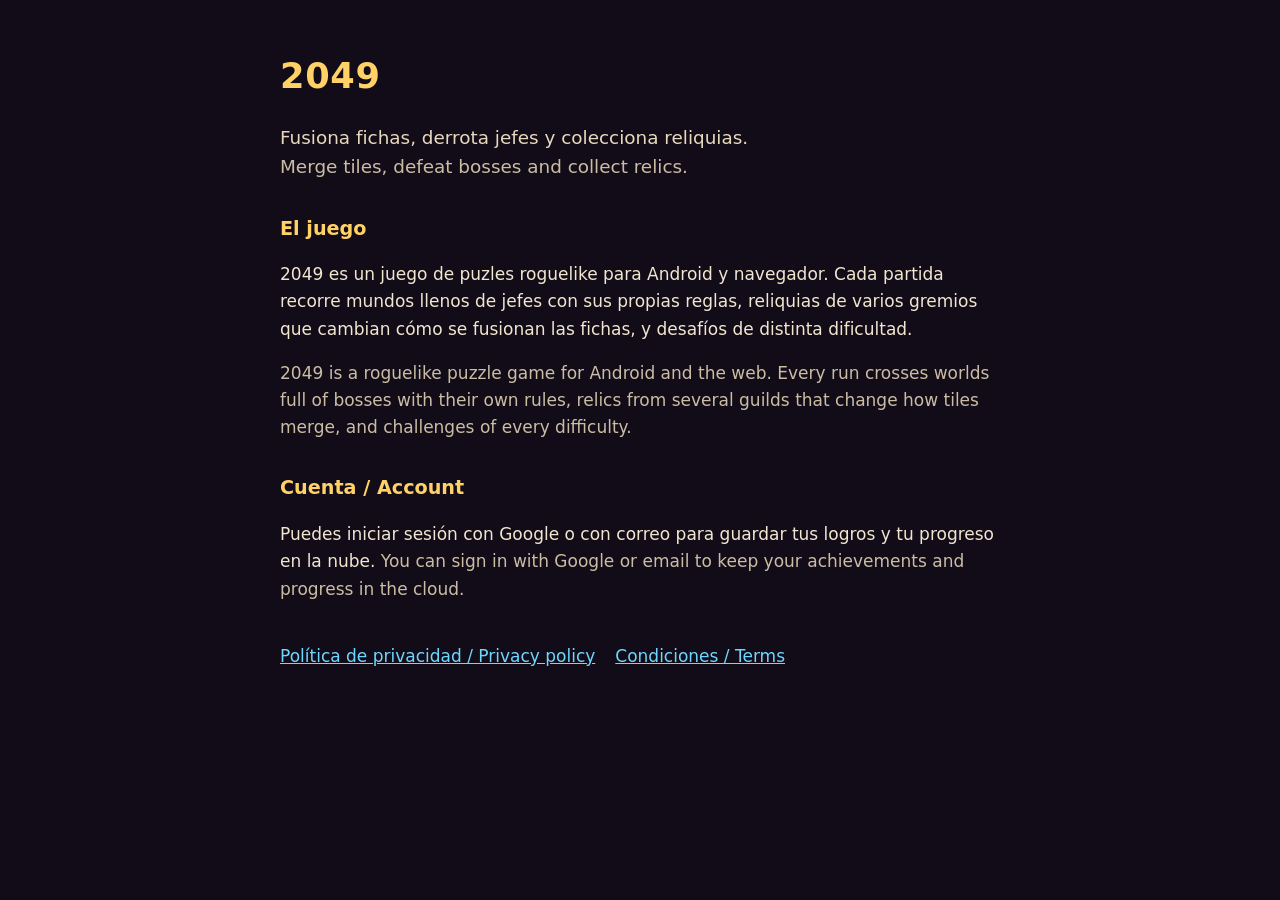
<file: index.html>
<!doctype html>
<html lang="es">
<head>
<meta charset="utf-8">
<meta name="viewport" content="width=device-width, initial-scale=1">
<title>2049 — juego de puzles roguelike</title>
<meta name="description" content="2049: un juego de puzles roguelike de fusionar fichas, jefes y reliquias.">
<link rel="stylesheet" href="style.css">
</head>
<body>
<main>
  <h1>2049</h1>
  <p class="tag">Fusiona fichas, derrota jefes y colecciona reliquias.<br><span lang="en">Merge tiles, defeat bosses and collect relics.</span></p>

  <section>
    <h2>El juego</h2>
    <p>2049 es un juego de puzles roguelike para Android y navegador. Cada partida recorre mundos llenos de jefes con sus propias reglas,
      reliquias de varios gremios que cambian cómo se fusionan las fichas, y desafíos de distinta dificultad.</p>
    <p lang="en">2049 is a roguelike puzzle game for Android and the web. Every run crosses worlds full of bosses with their own rules,
      relics from several guilds that change how tiles merge, and challenges of every difficulty.</p>
  </section>

  <section>
    <h2>Cuenta / Account</h2>
    <p>Puedes iniciar sesión con Google o con correo para guardar tus logros y tu progreso en la nube.
      <span lang="en">You can sign in with Google or email to keep your achievements and progress in the cloud.</span></p>
  </section>

  <nav>
    <a href="privacy.html">Política de privacidad / Privacy policy</a>
    <a href="terms.html">Condiciones / Terms</a>
  </nav>
</main>
</body>
</html>
</file>
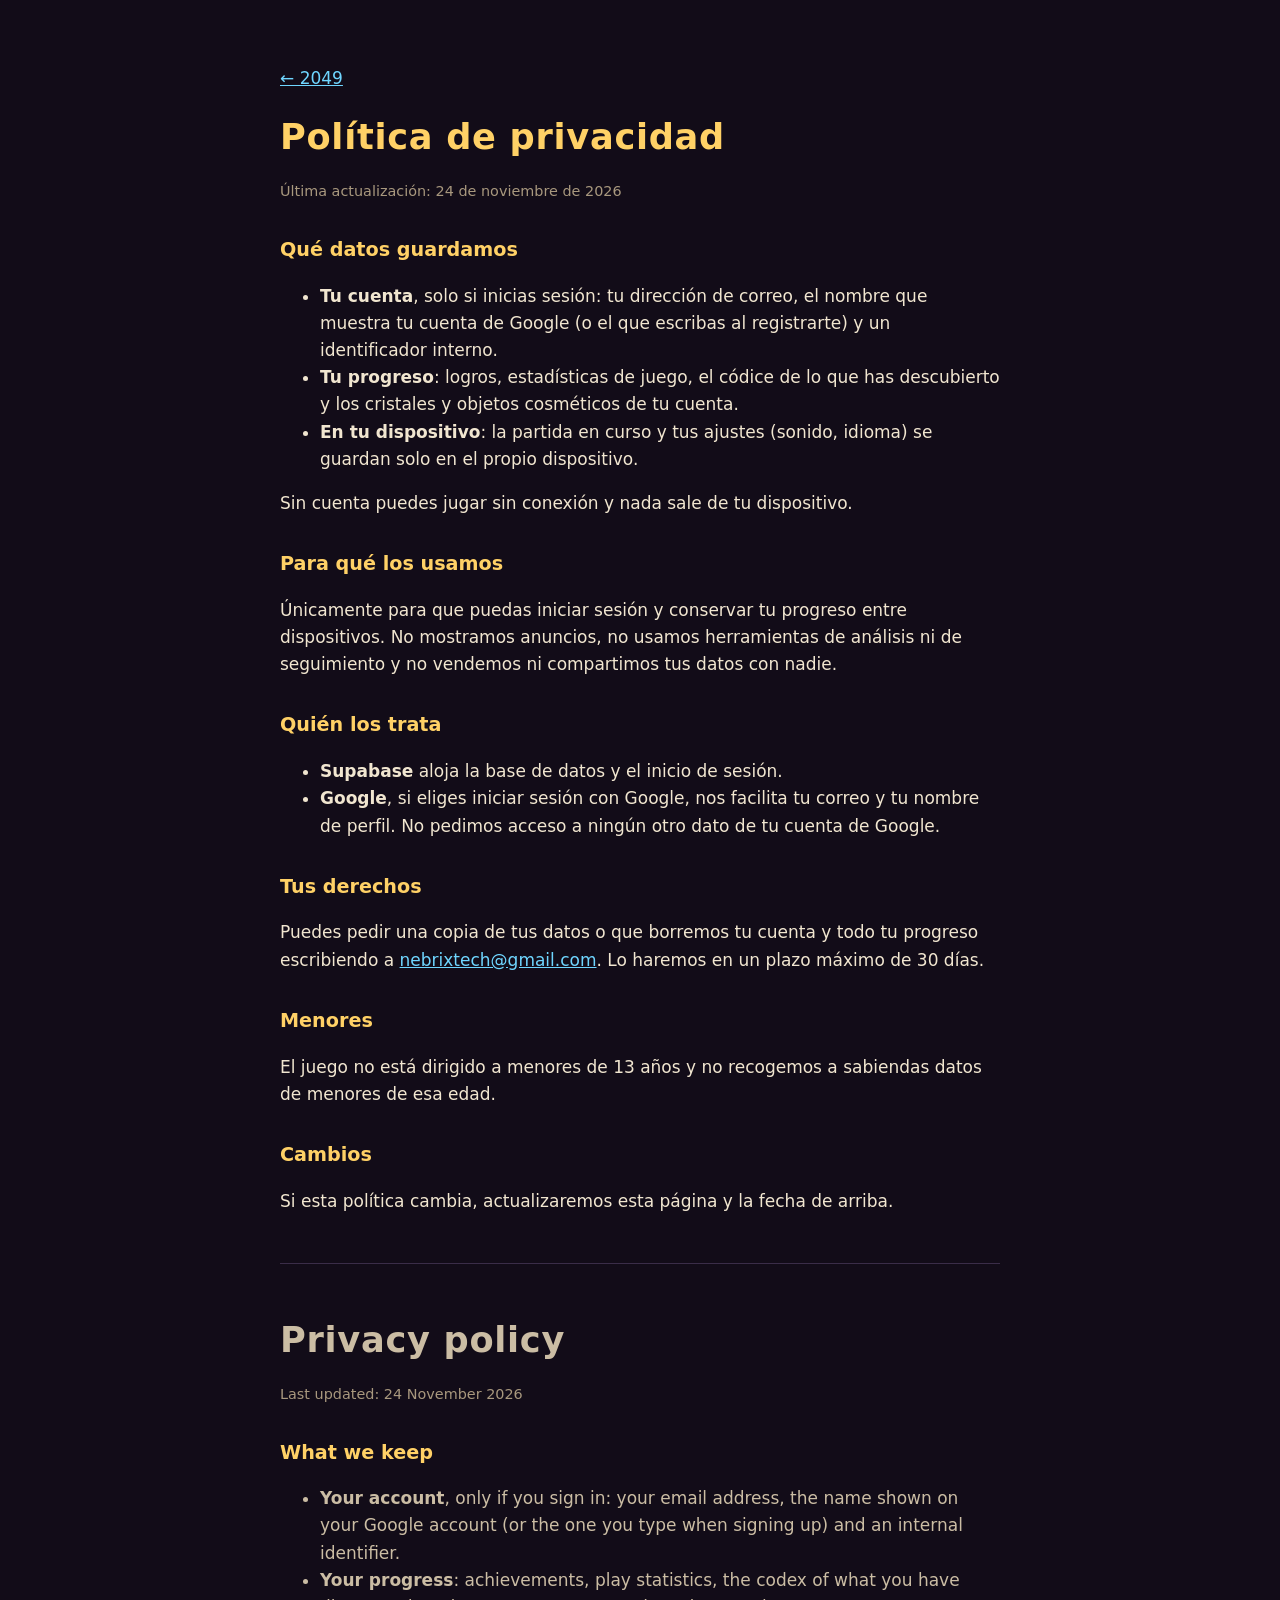
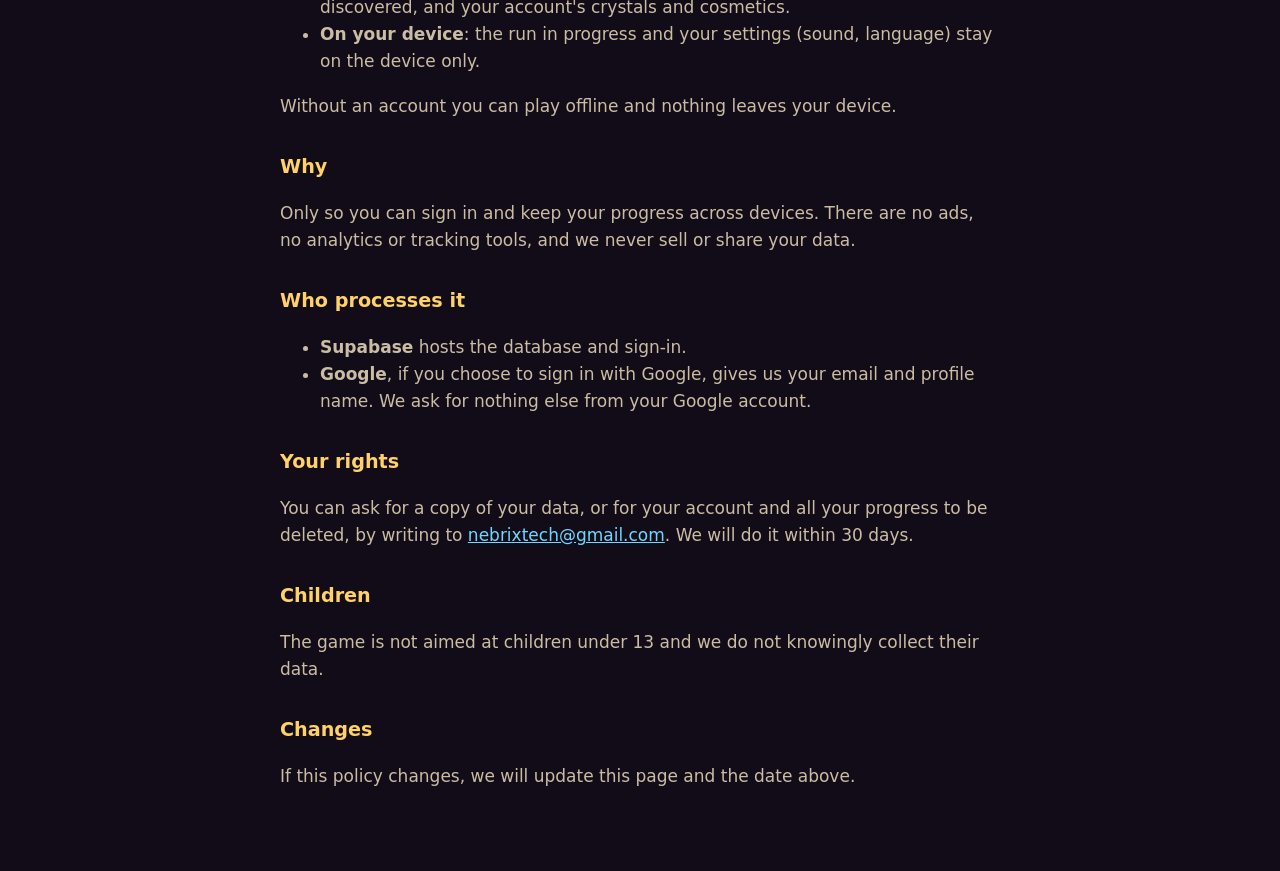
<file: privacy.html>
<!doctype html>
<html lang="es">
<head>
<meta charset="utf-8">
<meta name="viewport" content="width=device-width, initial-scale=1">
<title>2049 — Política de privacidad / Privacy policy</title>
<link rel="stylesheet" href="style.css">
</head>
<body>
<main>
  <p><a href="index.html">← 2049</a></p>
  <h1>Política de privacidad</h1>
  <p class="date">Última actualización: 24 de noviembre de 2026</p>

  <h2>Qué datos guardamos</h2>
  <ul>
    <li><strong>Tu cuenta</strong>, solo si inicias sesión: tu dirección de correo, el nombre que muestra tu cuenta de Google (o el que escribas al registrarte) y un identificador interno.</li>
    <li><strong>Tu progreso</strong>: logros, estadísticas de juego, el códice de lo que has descubierto y los cristales y objetos cosméticos de tu cuenta.</li>
    <li><strong>En tu dispositivo</strong>: la partida en curso y tus ajustes (sonido, idioma) se guardan solo en el propio dispositivo.</li>
  </ul>
  <p>Sin cuenta puedes jugar sin conexión y nada sale de tu dispositivo.</p>

  <h2>Para qué los usamos</h2>
  <p>Únicamente para que puedas iniciar sesión y conservar tu progreso entre dispositivos. No mostramos anuncios, no usamos herramientas de análisis ni de seguimiento y no vendemos ni compartimos tus datos con nadie.</p>

  <h2>Quién los trata</h2>
  <ul>
    <li><strong>Supabase</strong> aloja la base de datos y el inicio de sesión.</li>
    <li><strong>Google</strong>, si eliges iniciar sesión con Google, nos facilita tu correo y tu nombre de perfil. No pedimos acceso a ningún otro dato de tu cuenta de Google.</li>
  </ul>

  <h2>Tus derechos</h2>
  <p>Puedes pedir una copia de tus datos o que borremos tu cuenta y todo tu progreso escribiendo a
    <a href="mailto:nebrixtech@gmail.com">nebrixtech@gmail.com</a>. Lo haremos en un plazo máximo de 30 días.</p>

  <h2>Menores</h2>
  <p>El juego no está dirigido a menores de 13 años y no recogemos a sabiendas datos de menores de esa edad.</p>

  <h2>Cambios</h2>
  <p>Si esta política cambia, actualizaremos esta página y la fecha de arriba.</p>

  <hr>

  <h1 lang="en">Privacy policy</h1>
  <div lang="en">
    <p class="date">Last updated: 24 November 2026</p>
    <h2>What we keep</h2>
    <ul>
      <li><strong>Your account</strong>, only if you sign in: your email address, the name shown on your Google account (or the one you type when signing up) and an internal identifier.</li>
      <li><strong>Your progress</strong>: achievements, play statistics, the codex of what you have discovered, and your account's crystals and cosmetics.</li>
      <li><strong>On your device</strong>: the run in progress and your settings (sound, language) stay on the device only.</li>
    </ul>
    <p>Without an account you can play offline and nothing leaves your device.</p>
    <h2>Why</h2>
    <p>Only so you can sign in and keep your progress across devices. There are no ads, no analytics or tracking tools, and we never sell or share your data.</p>
    <h2>Who processes it</h2>
    <ul>
      <li><strong>Supabase</strong> hosts the database and sign-in.</li>
      <li><strong>Google</strong>, if you choose to sign in with Google, gives us your email and profile name. We ask for nothing else from your Google account.</li>
    </ul>
    <h2>Your rights</h2>
    <p>You can ask for a copy of your data, or for your account and all your progress to be deleted, by writing to
      <a href="mailto:nebrixtech@gmail.com">nebrixtech@gmail.com</a>. We will do it within 30 days.</p>
    <h2>Children</h2>
    <p>The game is not aimed at children under 13 and we do not knowingly collect their data.</p>
    <h2>Changes</h2>
    <p>If this policy changes, we will update this page and the date above.</p>
  </div>
</main>
</body>
</html>
</file>
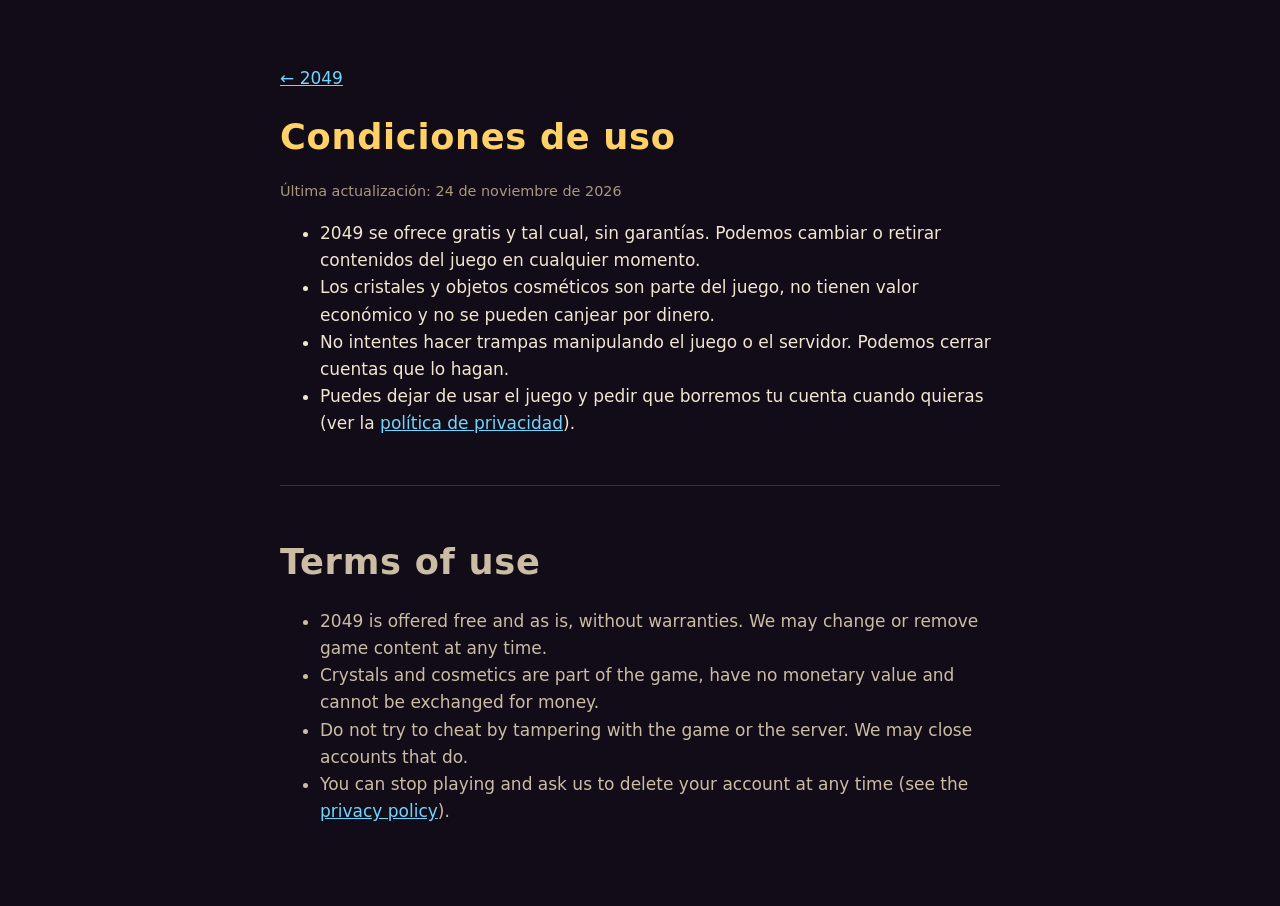
<file: terms.html>
<!doctype html>
<html lang="es">
<head>
<meta charset="utf-8">
<meta name="viewport" content="width=device-width, initial-scale=1">
<title>2049 — Condiciones / Terms</title>
<link rel="stylesheet" href="style.css">
</head>
<body>
<main>
  <p><a href="index.html">← 2049</a></p>
  <h1>Condiciones de uso</h1>
  <p class="date">Última actualización: 24 de noviembre de 2026</p>
  <ul>
    <li>2049 se ofrece gratis y tal cual, sin garantías. Podemos cambiar o retirar contenidos del juego en cualquier momento.</li>
    <li>Los cristales y objetos cosméticos son parte del juego, no tienen valor económico y no se pueden canjear por dinero.</li>
    <li>No intentes hacer trampas manipulando el juego o el servidor. Podemos cerrar cuentas que lo hagan.</li>
    <li>Puedes dejar de usar el juego y pedir que borremos tu cuenta cuando quieras (ver la <a href="privacy.html">política de privacidad</a>).</li>
  </ul>
  <hr>
  <h1 lang="en">Terms of use</h1>
  <div lang="en">
    <ul>
      <li>2049 is offered free and as is, without warranties. We may change or remove game content at any time.</li>
      <li>Crystals and cosmetics are part of the game, have no monetary value and cannot be exchanged for money.</li>
      <li>Do not try to cheat by tampering with the game or the server. We may close accounts that do.</li>
      <li>You can stop playing and ask us to delete your account at any time (see the <a href="privacy.html">privacy policy</a>).</li>
    </ul>
  </div>
</main>
</body>
</html>
</file>
<file: style.css>
:root { color-scheme: dark; }
body {
  margin: 0;
  background: #120c18;
  color: #f1e6d0;
  font: 17px/1.6 system-ui, -apple-system, "Segoe UI", Roboto, sans-serif;
}
main { max-width: 720px; margin: 0 auto; padding: 48px 20px 64px; }
h1 { color: #ffd166; font-size: 2.2rem; margin: 0 0 8px; letter-spacing: 0.02em; }
h2 { color: #ffd166; font-size: 1.2rem; margin: 32px 0 8px; }
.tag { font-size: 1.15rem; color: #e8d9bd; }
.date { color: #a8987e; font-size: 0.9rem; }
a { color: #6fd6ff; }
nav { display: flex; flex-wrap: wrap; gap: 20px; margin-top: 40px; }
hr { border: 0; border-top: 1px solid #3a2d48; margin: 48px 0; }
[lang="en"] { color: #cbbda4; }
</file>
